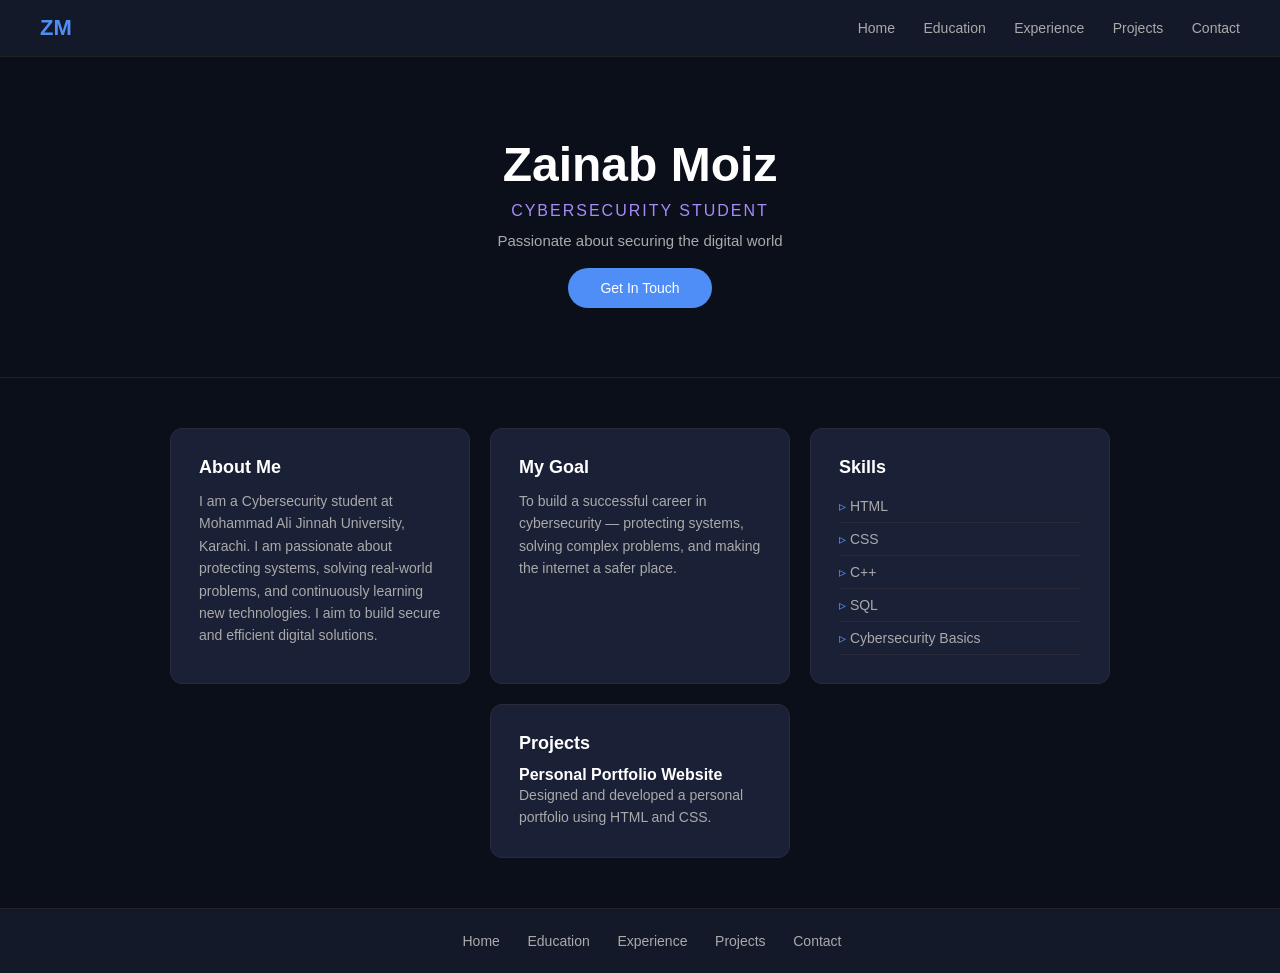
<file: index.html>
<!DOCTYPE html>
<html lang="en">
<head>
  <meta charset="UTF-8" />
  <meta name="viewport" content="width=device-width, initial-scale=1.0"/>
  <title>Zainab Moiz — Portfolio</title>
  <link rel="stylesheet" href="style.css">
</head>
<body>
  <nav>
    <div class="nav-brand">ZM</div>
    <div class="nav-links">
      <a href="index.html">Home</a>
      <a href="education.html">Education</a>
      <a href="experience.html">Experience</a>
      <a href="projects.html">Projects</a>
      <a href="contact.html">Contact</a>
    </div>
  </nav>

  <div class="hero">
    <h1>Zainab Moiz</h1>
    <p class="title">Cybersecurity Student</p>
    <p class="tagline">Passionate about securing the digital world </p>
    <a href="contact.html" class="btn">Get In Touch</a>
  </div>

  <div class="cards">

    <div class="card">
      <h2>About Me</h2>
      <p>I am a Cybersecurity student at Mohammad Ali Jinnah University, Karachi. 
I am passionate about protecting systems, solving real-world problems, 
and continuously learning new technologies. I aim to build secure and 
efficient digital solutions.</p>
    </div>

    <div class="card">
      <h2> My Goal</h2>
      <p>To build a successful career in cybersecurity — protecting systems, solving complex problems, and making the internet a safer place.</p>
    </div>

    <div class="card">
      <h2> Skills </h2>
       <ul class="skills-list">
    <li>HTML</li>
    <li>CSS</li>
    <li>C++</li>
    <li>SQL</li>
    <li>Cybersecurity Basics</li>
  </ul>
    </div>

    <div class="card">
      <h2>Projects</h2>
        <div class="project">
    <h4>Personal Portfolio Website</h4>
    <p>Designed and developed a personal portfolio using HTML and CSS.</p>
      </div>
    </div>

  </div>


  <footer>
    <div class="nav-links">
      <a href="index.html">Home</a>
      <a href="education.html">Education</a>
      <a href="experience.html">Experience</a>
      <a href="projects.html">Projects</a>
      <a href="contact.html">Contact</a>
    </div>
  </footer>

</body>
</html>
</file>
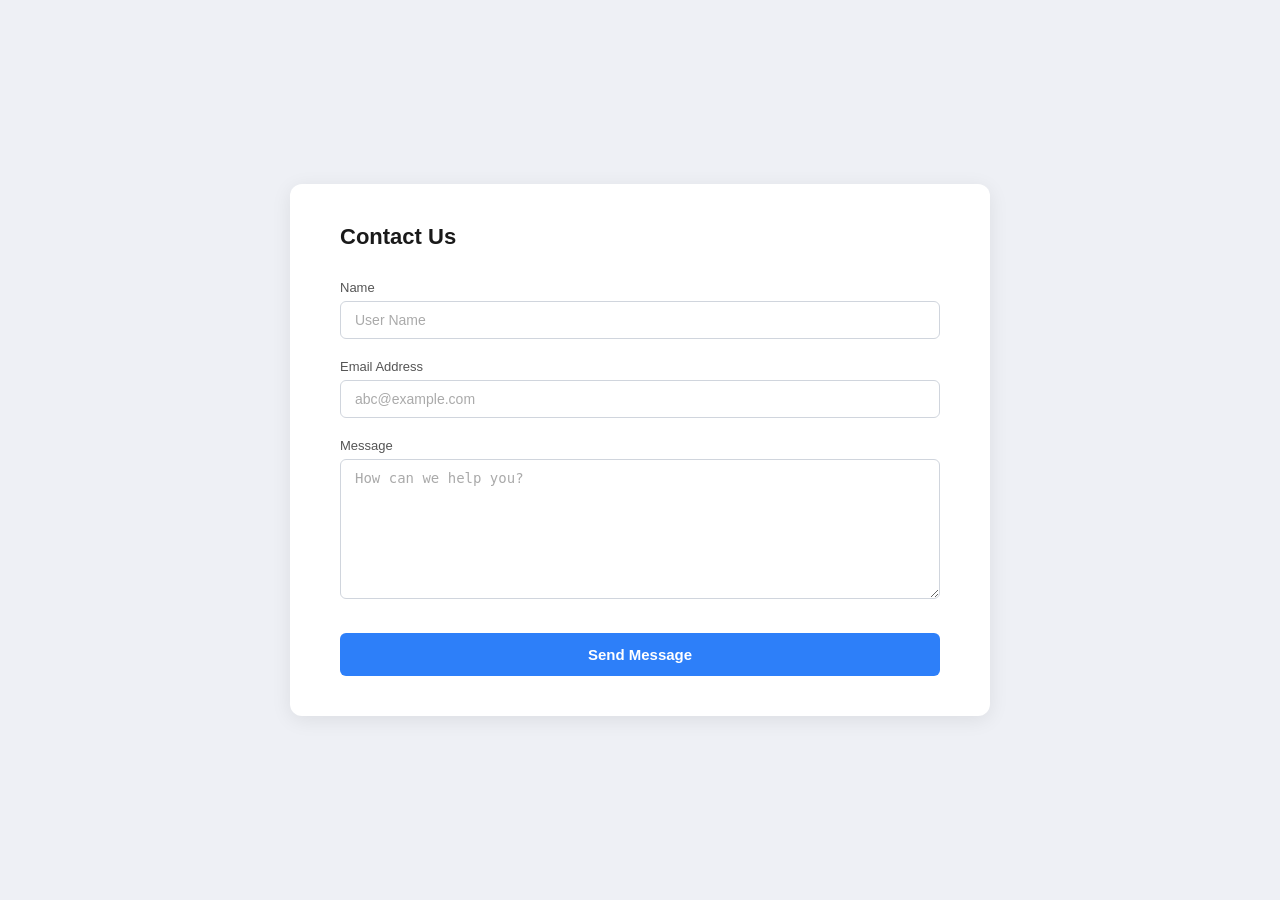
<file: contact.html>
<!DOCTYPE html>
<html lang="en">
<head>
  <meta charset="UTF-8" />
  <meta name="viewport" content="width=device-width, initial-scale=1.0"/>
  <title>Contact</title>
  <link rel="stylesheet" href="style.css">
  <style>
    .contact-wrapper {
      display: flex;
      justify-content: center;
      align-items: center;
      min-height: 100vh;
      background-color: #eef0f5;
      padding: 40px 20px;
    }

    .contact-card {
      background-color: #ffffff;
      border-radius: 12px;
      padding: 40px 50px;
      width: 100%;
      max-width: 700px;
      box-shadow: 0 4px 20px rgba(0, 0, 0, 0.08);
    }

    .contact-card h2 {
      font-size: 22px;
      font-weight: 700;
      color: #1a1a1a;
      margin-bottom: 30px;
    }

    .form-group {
      margin-bottom: 20px;
    }

    .form-group label {
      display: block;
      font-size: 13px;
      color: #555;
      margin-bottom: 6px;
    }

    .contact-card input[type="text"],
    .contact-card input[type="email"],
    .contact-card textarea {
      width: 100%;
      padding: 10px 14px;
      border: 1px solid #d0d5dd;
      border-radius: 6px;
      font-size: 14px;
      color: #333;
      outline: none;
      transition: border-color 0.2s;
    }

    .contact-card input[type="text"]::placeholder,
    .contact-card input[type="email"]::placeholder,
    .contact-card textarea::placeholder {
      color: #aaa;
    }

    .contact-card input[type="text"]:focus,
    .contact-card input[type="email"]:focus,
    .contact-card textarea:focus {
      border-color: #2d7ff9;
    }

    .contact-card textarea {
      height: 140px;
      resize: vertical;
    }

    .contact-card button[type="submit"] {
      width: 100%;
      padding: 13px;
      background-color: #2d7ff9;
      color: #fff;
      font-size: 15px;
      font-weight: 600;
      border: none;
      border-radius: 6px;
      cursor: pointer;
      margin-top: 10px;
      transition: background-color 0.2s;
    }

    .contact-card button[type="submit"]:hover {
      background-color: #1a6ce0;
    }
  </style>
</head>
<body>

  <div class="contact-wrapper">
    <div class="contact-card">
      <h2>Contact Us</h2>

      <form action="https://formsubmit.co/zainabmoiz2007@gmail.com" method="POST">

        <input type="hidden" name="_captcha" value="false">

        <div class="form-group">
          <label for="name">Name</label>
          <input type="text" id="name" name="name" placeholder="User Name" required>
        </div>

        <div class="form-group">
          <label for="email">Email Address</label>
          <input type="email" id="email" name="email" placeholder="abc@example.com" required>
        </div>

        <div class="form-group">
          <label for="message">Message</label>
          <textarea id="message" name="message" placeholder="How can we help you?" required></textarea>
        </div>

        <button type="submit">Send Message</button>

      </form>
    </div>
  </div>

</body>
</html>
</file>
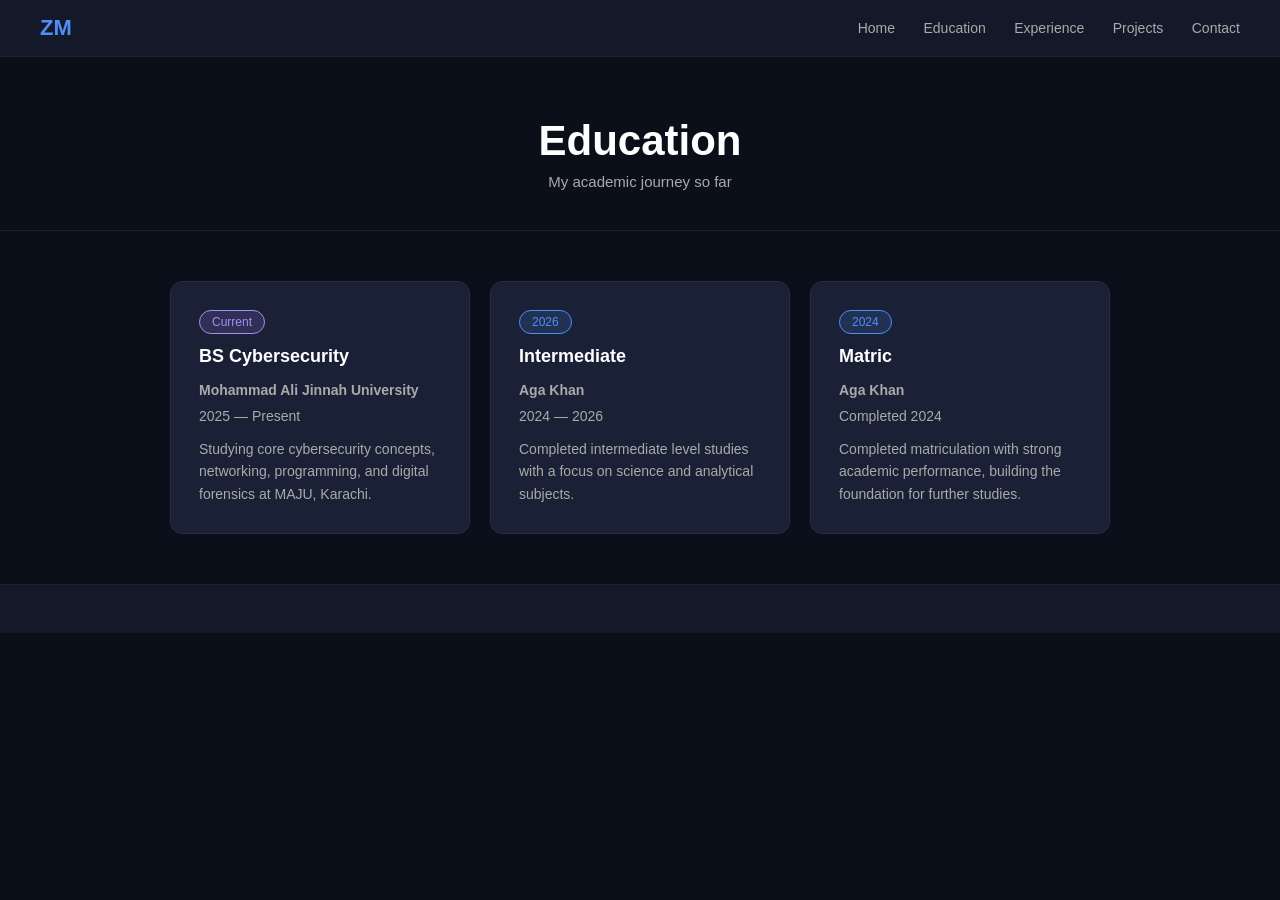
<file: education.html>
<!DOCTYPE html>
<html lang="en">
<head>
  <meta charset="UTF-8" />
  <meta name="viewport" content="width=device-width, initial-scale=1.0"/>
  <title>Education — Zainab Moiz</title>
  <link rel="stylesheet" href="style.css">
</head>
<body>

  <nav>
    <div class="nav-brand">ZM</div>
    <div class="nav-links">
      <a href="index.html">Home</a>
      <a href="education.html">Education</a>
      <a href="experience.html">Experience</a>
      <a href="projects.html">Projects</a>
      <a href="contact.html">Contact</a>
    </div>
  </nav>


  <div class="page-header">
    <h1>Education</h1>
    <p>My academic journey so far </p>
  </div>


  <div class="cards">

    <div class="card">
      <span class="badge current">Current</span>
      <h2>BS Cybersecurity</h2>
      <p class="institute">Mohammad Ali Jinnah University</p>
      <p class="year">2025 — Present</p>
      <p>Studying core cybersecurity concepts, networking, programming, and digital forensics at MAJU, Karachi.</p>
    </div>

    <div class="card">
      <span class="badge">2026</span>
      <h2> Intermediate</h2>
      <p class="institute">Aga Khan</p>
      <p class="year">2024 — 2026</p>
      <p>Completed intermediate level studies with a focus on science and analytical subjects.</p>
    </div>

    <div class="card">
      <span class="badge">2024</span>
      <h2>Matric</h2>
      <p class="institute">Aga Khan</p>
      <p class="year">Completed 2024</p>
      <p>Completed matriculation with strong academic performance, building the foundation for further studies.</p>
    </div>

  </div>

  <footer>
  </footer>

</body>
</html>
</file>
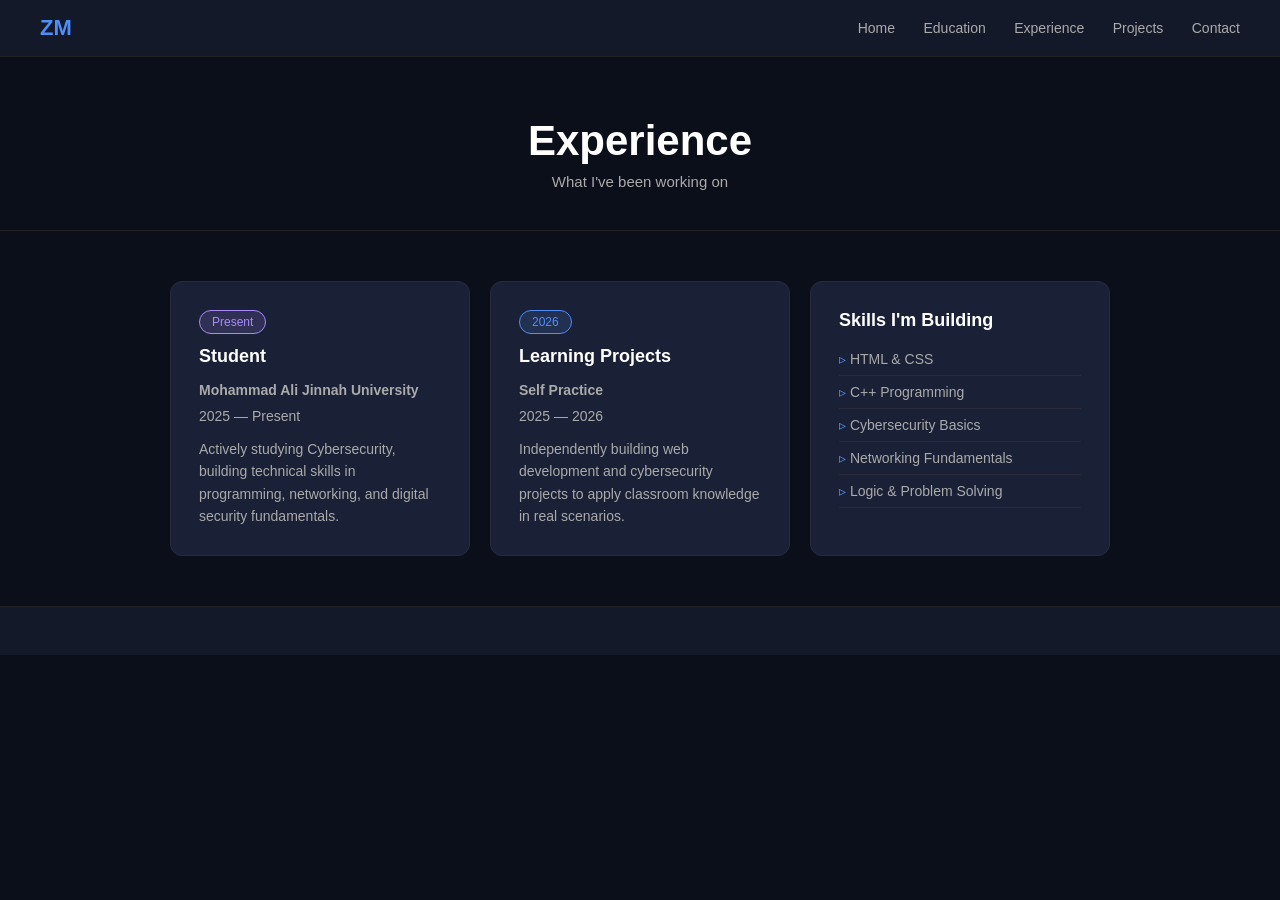
<file: experience.html>
<!DOCTYPE html>
<html lang="en">
<head>
  <meta charset="UTF-8" />
  <meta name="viewport" content="width=device-width, initial-scale=1.0"/>
  <title>Experience — Zainab Moiz</title>
  <link rel="stylesheet" href="style.css">
</head>
<body>

  <nav>
    <div class="nav-brand">ZM</div>
    <div class="nav-links">
      <a href="index.html">Home</a>
      <a href="education.html">Education</a>
      <a href="experience.html">Experience</a>
      <a href="projects.html">Projects</a>
      <a href="contact.html">Contact</a>
    </div>
  </nav>


  <div class="page-header">
    <h1>Experience</h1>
    <p>What I've been working on </p>
  </div>


  <div class="cards">

    <div class="card">
      <span class="badge current">Present</span>
      <h2> Student</h2>
      <p class="institute">Mohammad Ali Jinnah University</p>
      <p class="year">2025 — Present</p>
      <p>Actively studying Cybersecurity, building technical skills in programming, networking, and digital security fundamentals.</p>
    </div>

    <div class="card">
      <span class="badge">2026</span>
      <h2>Learning Projects</h2>
      <p class="institute">Self Practice</p>
      <p class="year">2025 — 2026</p>
      <p>Independently building web development and cybersecurity projects to apply classroom knowledge in real scenarios.</p>
    </div>

    <div class="card">
      <h2>Skills I'm Building</h2>
      <ul class="skills-list">
        <li>HTML & CSS</li>
        <li>C++ Programming</li>
        <li>Cybersecurity Basics</li>
        <li>Networking Fundamentals</li>
        <li>Logic & Problem Solving</li>
      </ul>
    </div>

  </div>

  <footer>
  </footer>

</body>
</html>
</file>
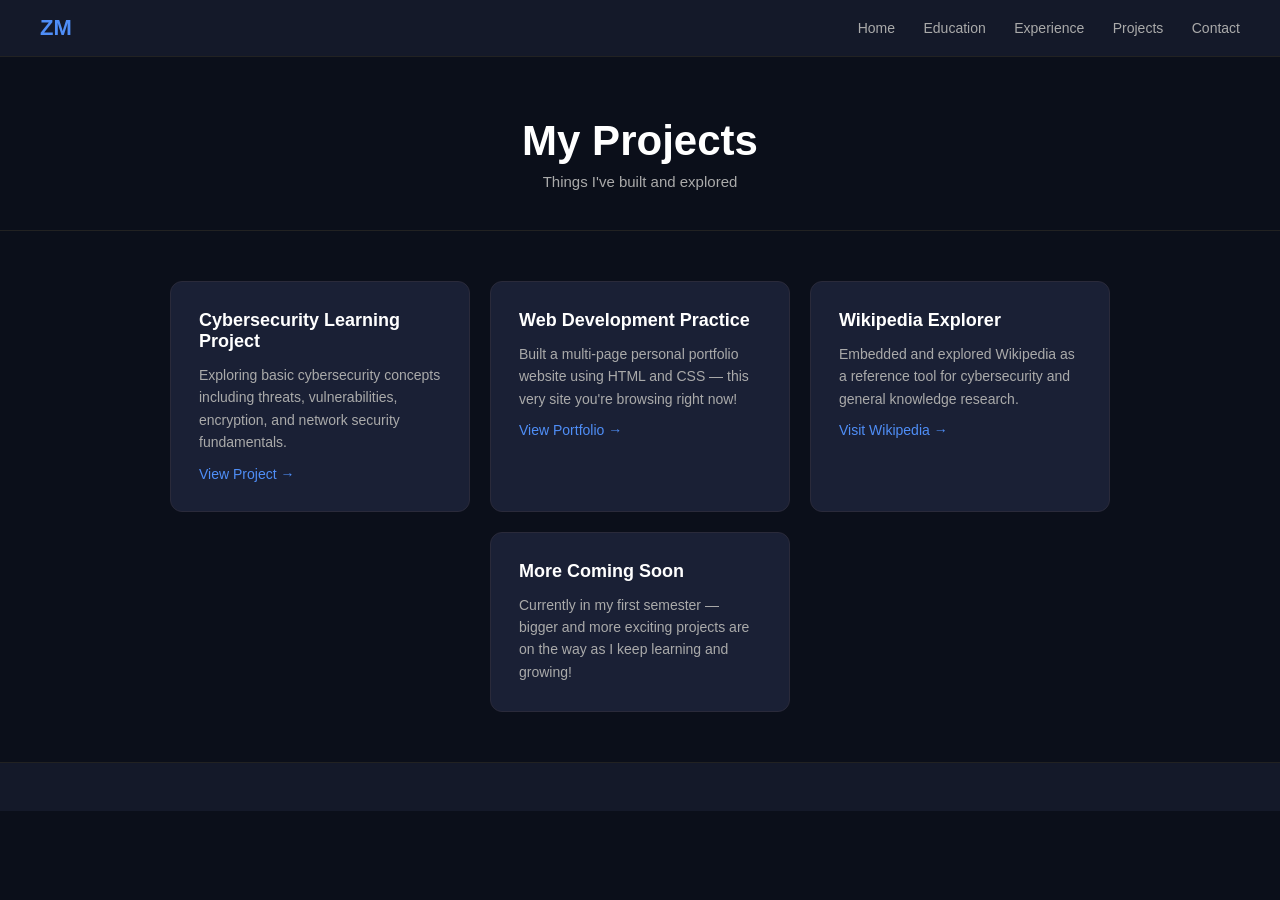
<file: projects.html>
<!DOCTYPE html>
<html lang="en">
<head>
  <meta charset="UTF-8" />
  <meta name="viewport" content="width=device-width, initial-scale=1.0"/>
  <title>Projects — Zainab Moiz</title>
  <link rel="stylesheet" href="style.css">
</head>
<body>

  <nav>
    <div class="nav-brand">ZM</div>
    <div class="nav-links">
      <a href="index.html">Home</a>
      <a href="education.html">Education</a>
      <a href="experience.html">Experience</a>
      <a href="projects.html">Projects</a>
      <a href="contact.html">Contact</a>
    </div>
  </nav>


  <div class="page-header">
    <h1>My Projects</h1>
    <p>Things I've built and explored </p>
  </div>


  <div class="cards">

    <div class="card">
      <h2> Cybersecurity Learning Project</h2>
      <p>Exploring basic cybersecurity concepts including threats, vulnerabilities, encryption, and network security fundamentals.</p>
      <a href="https://www.google.com" target="_blank">View Project →</a>
    </div>

    <div class="card">
      <h2> Web Development Practice</h2>
      <p>Built a multi-page personal portfolio website using HTML and CSS — this very site you're browsing right now!</p>
      <a href="index.html">View Portfolio →</a>
    </div>

    <div class="card">
      <h2>Wikipedia Explorer</h2>
      <p>Embedded and explored Wikipedia as a reference tool for cybersecurity and general knowledge research.</p>
      <a href="https://www.wikipedia.org" target="_blank">Visit Wikipedia →</a>
    </div>

    <div class="card coming-card">
      <h2> More Coming Soon</h2>
      <p>Currently in my first semester — bigger and more exciting projects are on the way as I keep learning and growing!</p>
    </div>

  </div>

  <footer>
   
  </footer>

</body>
</html>
</file>
<file: style.css>
* {
  margin: 0;
  padding: 0;
  box-sizing: border-box;
}

body {
  background-color: #0b0f1a;
  color: white;
  font-family: Arial, sans-serif;
}

nav {
  background-color: #141929;
  padding: 15px 40px;
  display: flex;
  justify-content: space-between;
  align-items: center;
  border-bottom: 1px solid #222;
}

.nav-brand {
  font-size: 22px;
  color: #4f8ef7;
  font-weight: bold;
}

.nav-links a {
  color: #aaa;
  text-decoration: none;
  margin-left: 24px;
  font-size: 14px;
}

.nav-links a:hover {
  color: #4f8ef7;
}

.hero {
  text-align: center;
  padding: 80px 20px;
  background-color: #0b0f1a;
  border-bottom: 1px solid #222;
}

.hero h1 {
  font-size: 48px;
  color: white;
  margin-bottom: 10px;
}

.hero .title {
  font-size: 16px;
  color: #a78bfa;
  letter-spacing: 2px;
  text-transform: uppercase;
  margin-bottom: 12px;
}

.hero .tagline {
  font-size: 15px;
  color: #aaa;
  margin-bottom: 30px;
}

.btn {
  background-color: #4f8ef7;
  color: white;
  padding: 12px 32px;
  border-radius: 30px;
  text-decoration: none;
  font-size: 14px;
}

.btn:hover {
  background-color: #3a7be8;
}

/* CARDS */
.cards {
  display: flex;
  flex-wrap: wrap;
  gap: 20px;
  padding: 50px 40px;
  justify-content: center;
}

.card {
  background-color: #1a2035;
  border: 1px solid #2a2a3a;
  border-radius: 12px;
  padding: 28px;
  width: 300px;
}

.card h2 {
  font-size: 18px;
  margin-bottom: 12px;
  color: white;
}

.card p {
  font-size: 14px;
  color: #aaa;
  line-height: 1.6;
}

.card a {
  display: inline-block;
  margin-top: 12px;
  color: #4f8ef7;
  font-size: 14px;
  text-decoration: none;
}


footer {
  background-color: #141929;
  text-align: center;
  padding: 24px;
  color: #aaa;
  font-size: 13px;
  border-top: 1px solid #222;
}

.page-header {
  text-align: center;
  padding: 60px 20px 40px;
  border-bottom: 1px solid #222;
}

.page-header h1 {
  font-size: 42px;
  color: white;
  margin-bottom: 8px;
}

.page-header p {
  font-size: 15px;
  color: #aaa;
}

.badge {
  display: inline-block;
  padding: 4px 12px;
  border-radius: 20px;
  font-size: 12px;
  background-color: rgba(79,142,247,0.15);
  color: #4f8ef7;
  border: 1px solid #4f8ef7;
  margin-bottom: 12px;
}

.badge.current {
  background-color: rgba(167,139,250,0.15);
  color: #a78bfa;
  border-color: #a78bfa;
}

.institute {
  color: #4f8ef7;
  font-size: 14px;
  margin: 8px 0 4px;
  font-weight: bold;
}

.year {
  color: #aaa;
  font-size: 12px;
  margin-bottom: 10px;
}

.skills-list {
  list-style: none;
  margin-top: 12px;
}

.skills-list li {
  color: #aaa;
  font-size: 14px;
  padding: 8px 0;
  border-bottom: 1px solid #2a2a3a;
}

.skills-list li::before {
  content: '▹ ';
  color: #4f8ef7;
}
</file>
